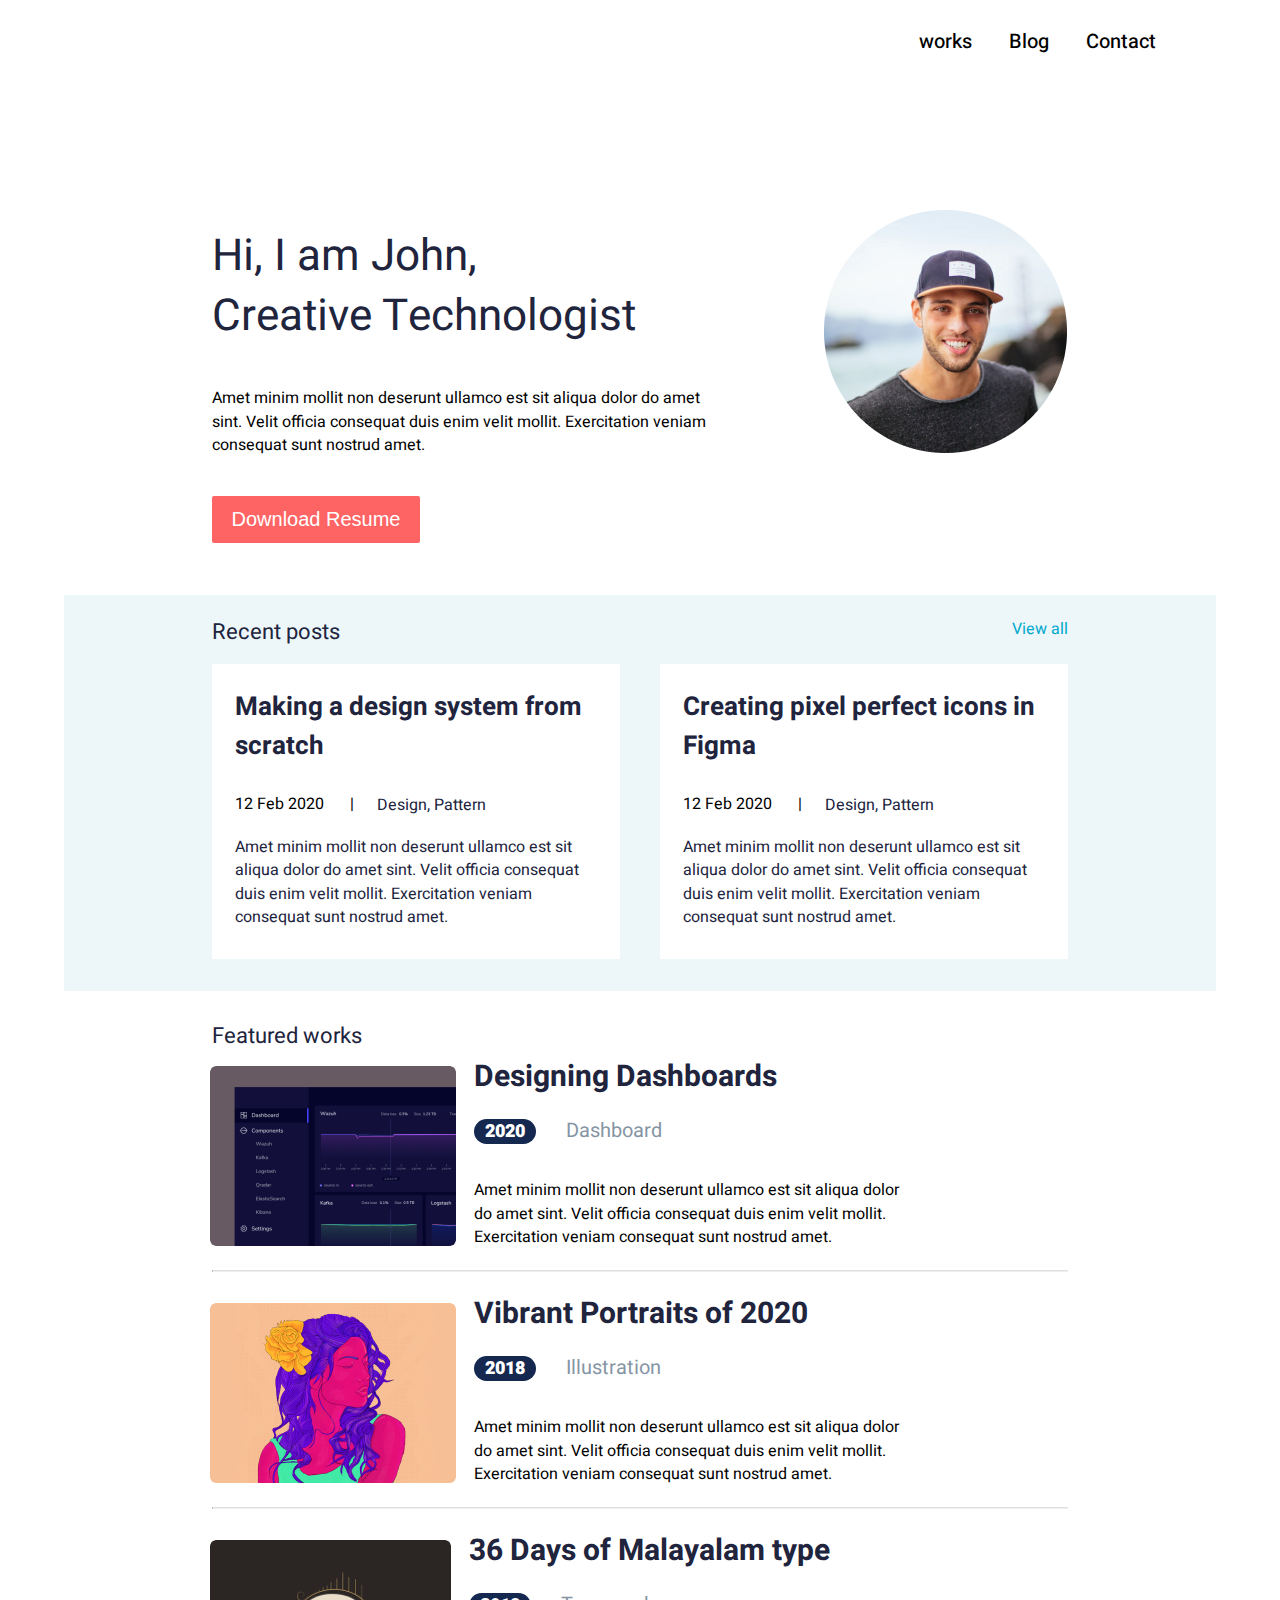
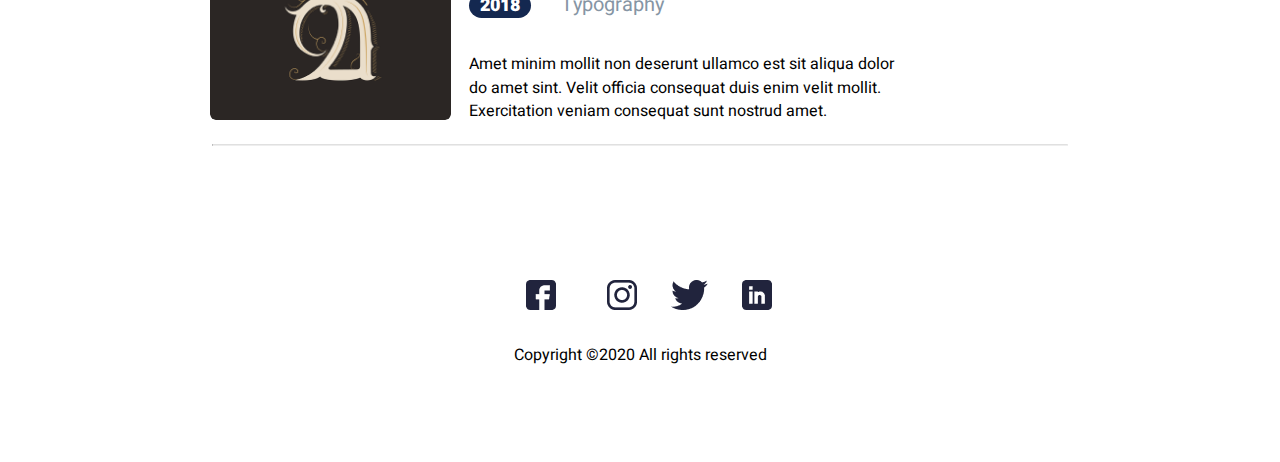
<file: index.html>
<!DOCTYPE html>
<html lang="en">
<head>
    <meta charset="UTF-8">
    <meta http-equiv="X-UA-Compatible" content="IE=edge">
    <meta name="viewport" content="width=device-width, initial-scale=1.0">
    <link rel="stylesheet" href="./styles/style.css">
    <title>Document</title>
</head>
<body>
    <div class="header">
        <div class="nav">
            <a href="#">works</a>
            <a href="#">Blog</a>
            <a href="#">Contact</a>
        </div>
        <div class="mainHeader">
            <div class="mainleft">
                <p>
                    Hi, I am John, <br>
                    Creative Technologist
                </p>
                <p>
                    Amet minim mollit non deserunt ullamco est sit aliqua dolor do amet <br> sint.
                    Velit officia consequat duis enim velit mollit.
                    Exercitation veniam <br> consequat sunt nostrud amet.
                </p>
                <button>Download Resume</button>
            </div>
            <div class="mainRight">
                <img src="./assets/images/Ellipse 1.png" alt="">
            </div>
        </div>

    </div>
    <div class="center">

        <div class="centerTop">
           <div class="up">
            <div class="upr">
                    Recent posts
            </div>
            <div class="uplr">
                <p>View all</p>
            </div>
           </div>
           <div class="down">
            <div class="downLeft">
                <div>
                    <p>Making a design system from <br> scratch</p>
                </div>
                <div>
                    <p>12 Feb 2020</p>| 
                    <p>Design, Pattern</p>
                </div>
                <div>
                    Amet minim mollit non deserunt ullamco est sit 
                     aliqua dolor do amet sint. Velit officia consequat duis enim velit mollit. Exercitation veniam consequat sunt nostrud amet.
                </div>
            </div>
            <div class="downRight">
                <div>
                    <p>Creating pixel perfect icons in <br>
                         Figma</p>
                </div>
                <div>
                    <p>12 Feb 2020</p>| 
                    <p>Design, Pattern</p>
                </div>
                <div>
                    Amet minim mollit non deserunt ullamco est sit aliqua dolor do amet sint. Velit officia consequat duis enim velit mollit. Exercitation veniam consequat sunt nostrud amet.
                </div>
            </div>
           </div>


        </div>
        <div class="centerMain">
            <div>
                <p>Featured works</p>
            </div>
            <div class="card">
             
                    <img src="./assets/images/Rectangle 30.png" alt="">
                
                <div>
                   <div> <p>Designing Dashboards</p></div>
                   <div> <p class="badge">2020</p> <p>Dashboard</p></div>
                   <div><p>Amet minim mollit non deserunt ullamco est sit aliqua dolor do amet sint. Velit officia consequat duis enim velit mollit. Exercitation veniam consequat sunt nostrud amet.</p> </div>

                </div>
                
            </div>
            <hr>
            
            <div class="card2">
             
                <img src="./assets/images/Rectangle 32.png" alt="">
            
            <div>
               <div> <p>Vibrant Portraits of 2020</p></div>
               <div> <p class="badge">2018</p> <p>Illustration</p></div>
               <div><p>Amet minim mollit non deserunt ullamco est sit aliqua dolor do amet sint. Velit officia consequat duis enim velit mollit. Exercitation veniam consequat sunt nostrud amet.</p> </div>

            </div>
            
        </div>
        <hr>
        <div class="card3">
             
            <img src="./assets/images/Rectangle 34.png" alt="">
        
        <div>
           <div> <p>36 Days of Malayalam type</p></div>
           <div> <p class="badge">2018</p> <p>Typography</p></div>
           <div><p>Amet minim mollit non deserunt ullamco est sit aliqua dolor do amet sint. Velit officia consequat duis enim velit mollit. Exercitation veniam consequat sunt nostrud amet.</p> </div>

        </div>
        
            </div>
            <hr>
        </div>


    </div>
    <div class="footer">
        <div class="footerContainer">
            <div class="icons">
                <span><img src="./assets/icon/fb.png" alt=""></span>
                <span><img src="./assets/icon/insta.png" alt=""></span>
                <span><img src="./assets/icon/Group.png" alt=""></span>
                <span><img src="./assets/icon/Linkedin.png" alt=""></span>
            </div>
            <p>Copyright ©2020 All rights reserved </p>
        </div>
    </div>
</body>
</html>
</file>
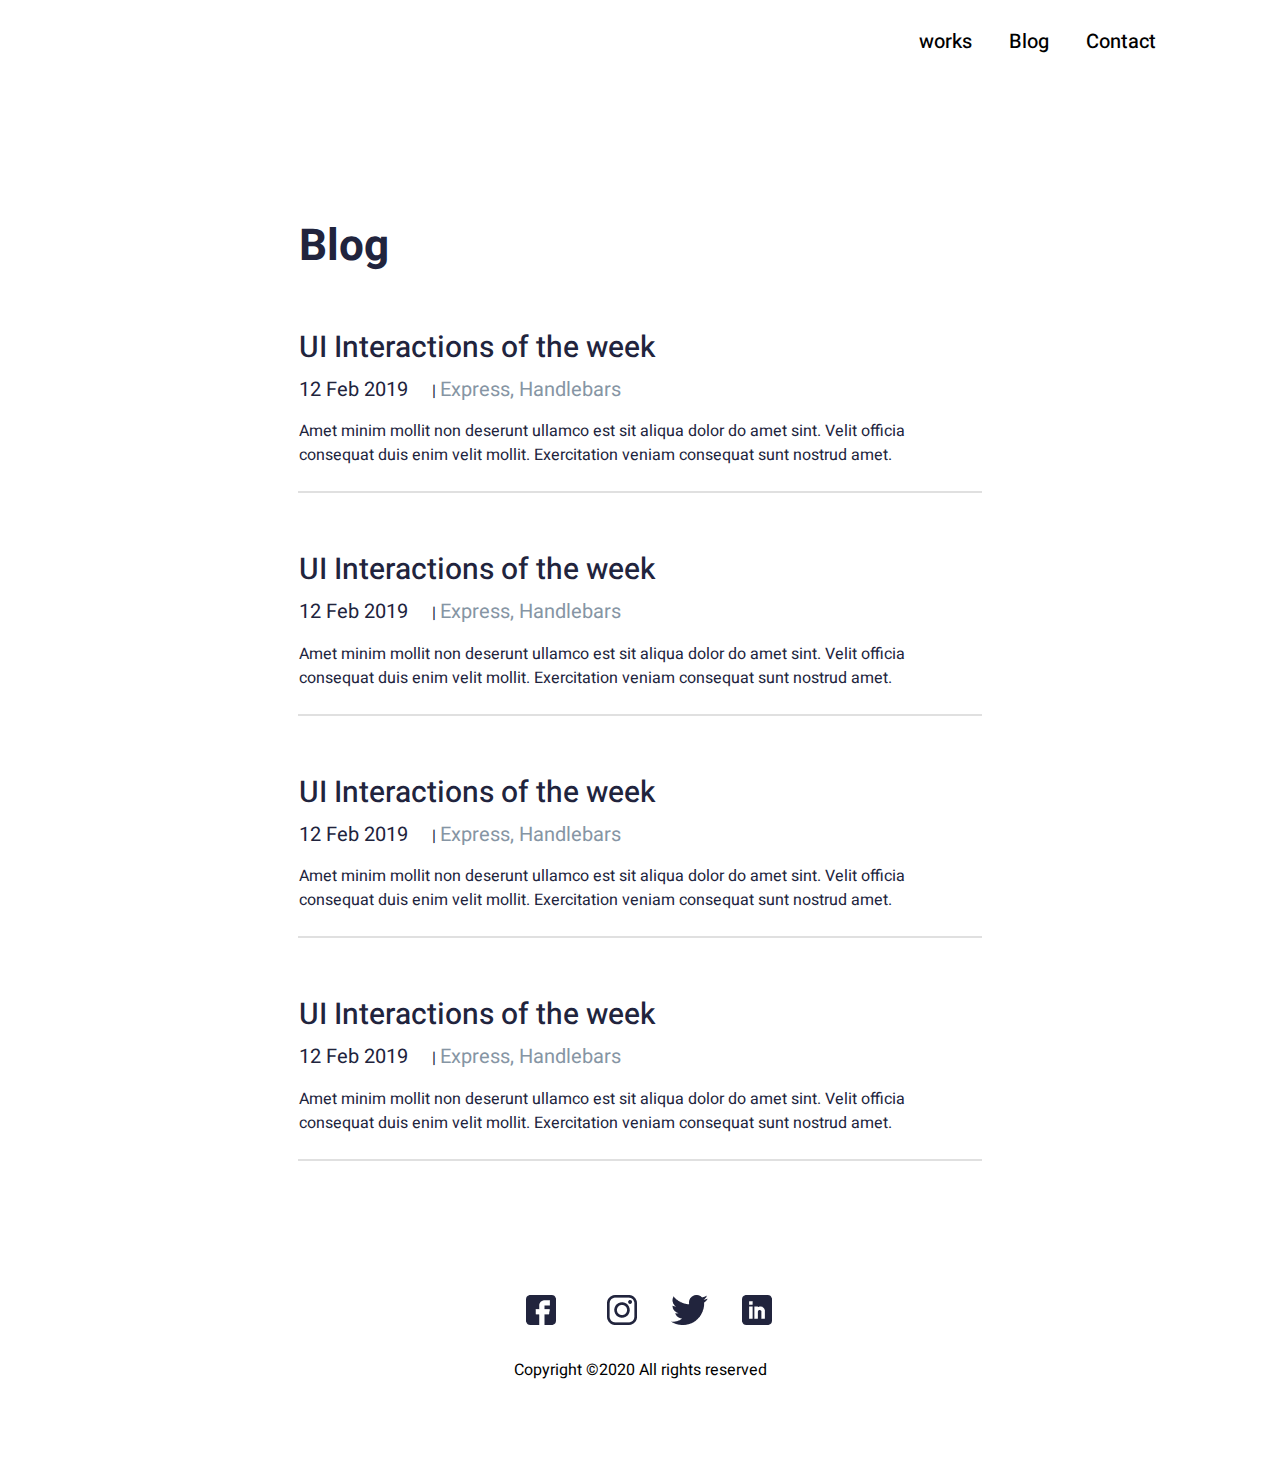
<file: Blog.html>
<!DOCTYPE html>
<html lang="en">
<head>
    <meta charset="UTF-8">
    <meta http-equiv="X-UA-Compatible" content="IE=edge">
    <meta name="viewport" content="width=device-width, initial-scale=1.0">
    <link rel="stylesheet" href="./styles/style.css">
    <title>Blog</title>
</head>
<body>
        <div class="nav">
            <a href="#">works</a>
            <a href="./Blog.html">Blog</a>
            <a href="#">Contact</a>
        </div>
        <div class="Blog">
            <div class="txtBlog">
                <p>Blog</p>
            </div>
            <div class="cardBlog">
                <div>UI Interactions of the week</div>
                <div>
                    <div>12 Feb 2019</div> |
                    <div>Express, Handlebars</div>
                </div>
                <div>
                    Amet minim mollit non deserunt ullamco est sit aliqua dolor do amet sint. Velit officia consequat duis enim velit mollit. Exercitation veniam consequat sunt nostrud amet.
                </div>
            </div>
            <hr>
            <div class="cardBlog">
                <div>UI Interactions of the week</div>
                <div>
                    <div>12 Feb 2019</div> |
                    <div>Express, Handlebars</div>
                </div>
                <div>
                    Amet minim mollit non deserunt ullamco est sit aliqua dolor do amet sint. Velit officia consequat duis enim velit mollit. Exercitation veniam consequat sunt nostrud amet.
                </div>
            </div>
            <hr>
            <div class="cardBlog">
                <div>UI Interactions of the week</div>
                <div>
                    <div>12 Feb 2019</div> |
                    <div>Express, Handlebars</div>
                </div>
                <div>
                    Amet minim mollit non deserunt ullamco est sit aliqua dolor do amet sint. Velit officia consequat duis enim velit mollit. Exercitation veniam consequat sunt nostrud amet.
                </div>
            </div>
            <hr>
            <div class="cardBlog">
                <div>UI Interactions of the week</div>
                <div>
                    <div>12 Feb 2019</div> |
                    <div>Express, Handlebars</div>
                </div>
                <div>
                    Amet minim mollit non deserunt ullamco est sit aliqua dolor do amet sint. Velit officia consequat duis enim velit mollit. Exercitation veniam consequat sunt nostrud amet.
                </div>
            </div>
            <hr>
            
        </div>
        <div class="footer">
            <div class="footerContainer">
                <div class="icons">
                    <span><img src="./assets/icon/fb.png" alt=""></span>
                    <span><img src="./assets/icon/insta.png" alt=""></span>
                    <span><img src="./assets/icon/Group.png" alt=""></span>
                    <span><img src="./assets/icon/Linkedin.png" alt=""></span>
                </div>
                <p>Copyright ©2020 All rights reserved </p>
            </div>
        </div>
       
</body>
</html>
</file>
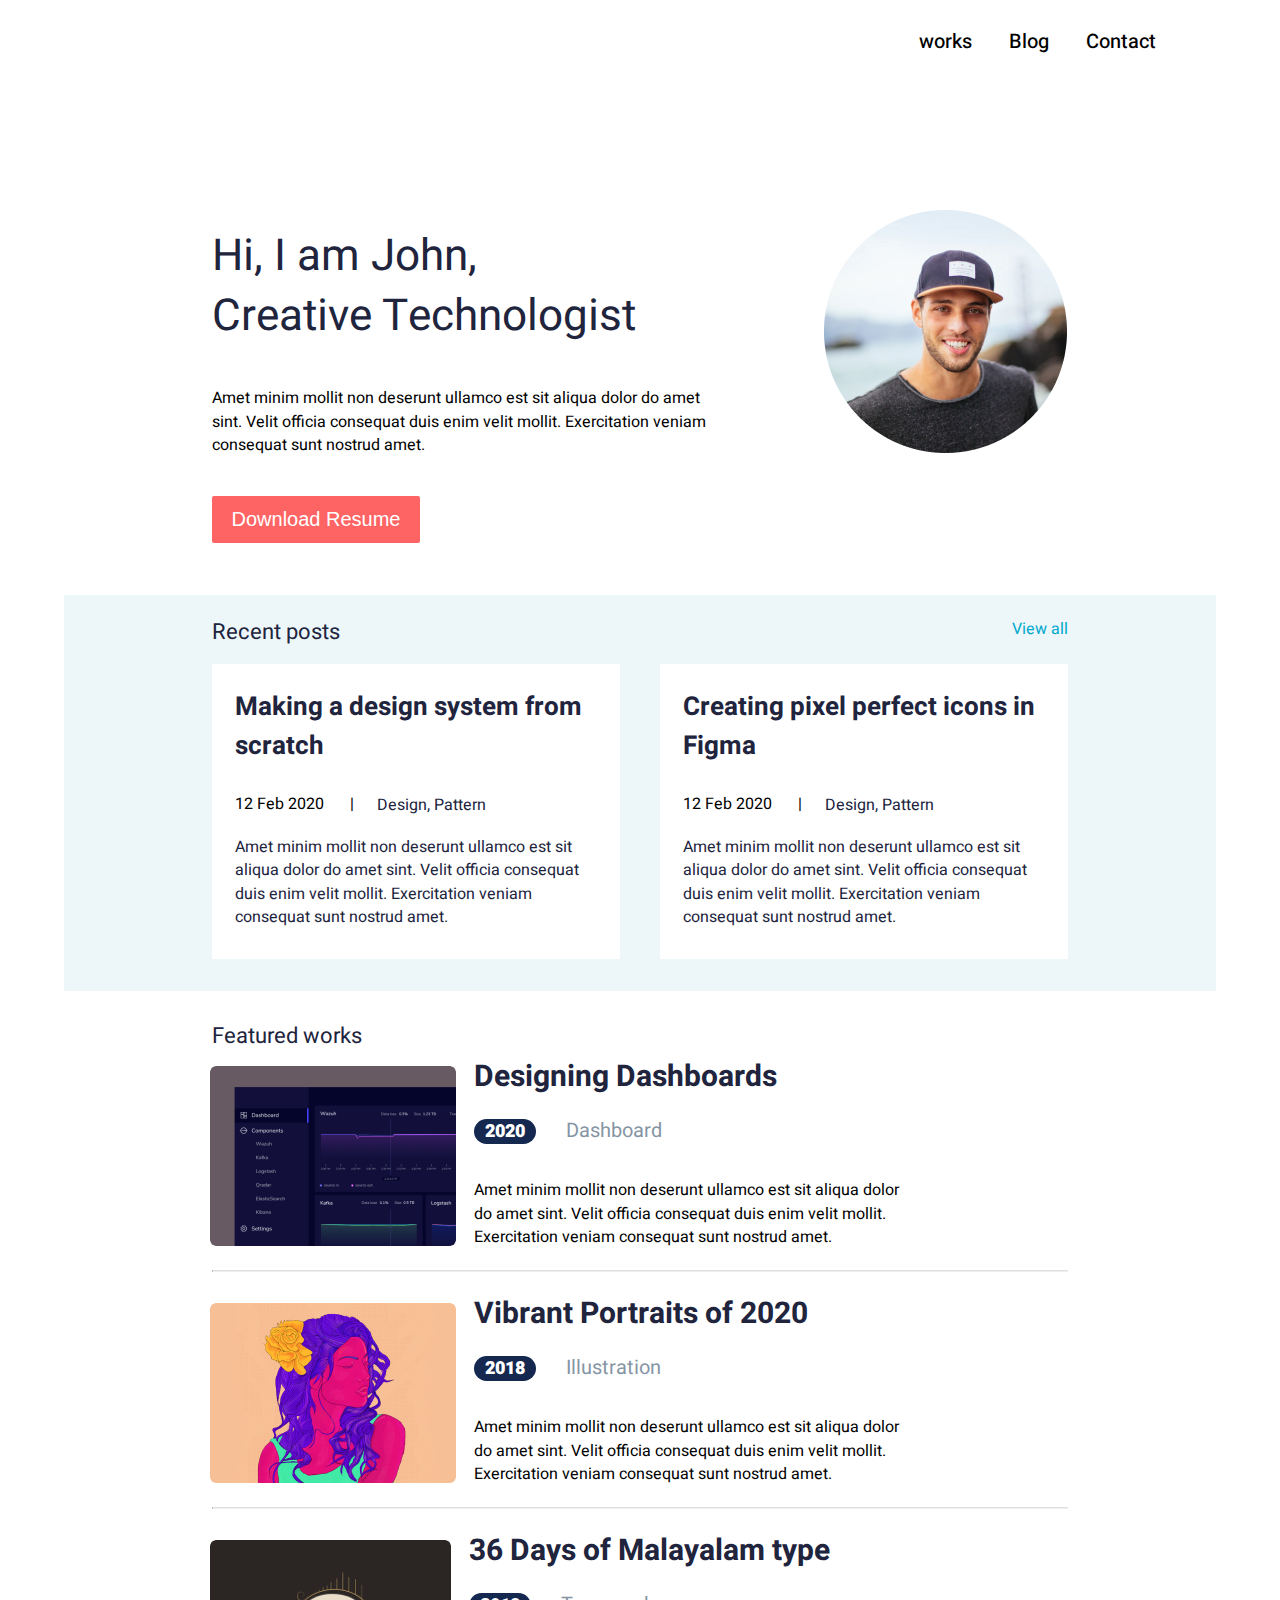
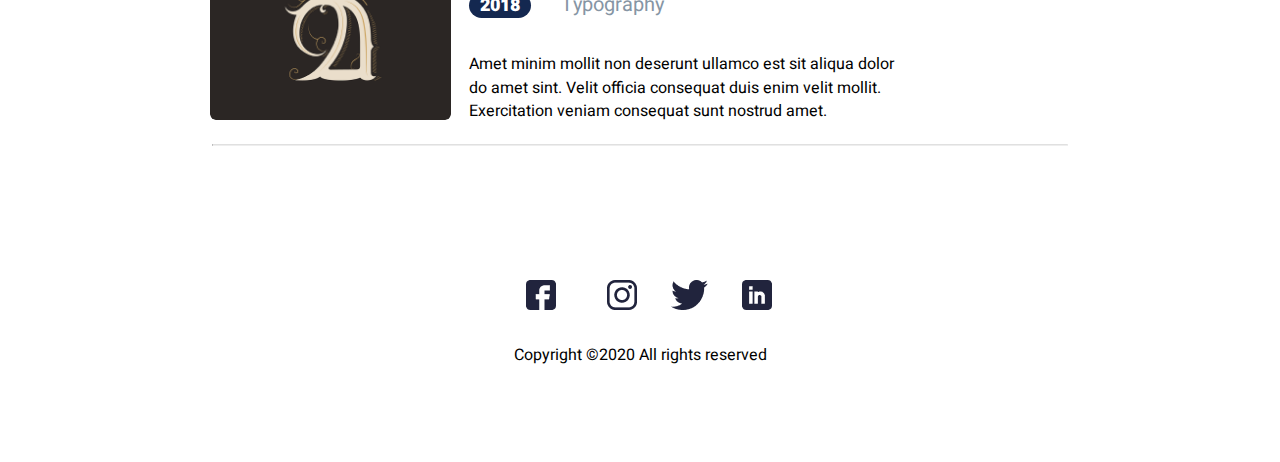
<file: Home.html>
<!DOCTYPE html>
<html lang="en">
<head>
    <meta charset="UTF-8">
    <meta http-equiv="X-UA-Compatible" content="IE=edge">
    <meta name="viewport" content="width=device-width, initial-scale=1.0">
    <link rel="stylesheet" href="./styles/style.css">
    <title>Document</title>
</head>
<body>
    <div class="header">
        <div class="nav">
            <a href="./pages/work.html">works</a>
            <a href="./pages/Blog.html">Blog</a>
            <a href="#">Contact</a>
        </div>
        <div class="mainHeader">
            <div class="mainleft">
                <p>
                    Hi, I am John, <br>
                    Creative Technologist
                </p>
                <p>
                    Amet minim mollit non deserunt ullamco est sit aliqua dolor do amet <br> sint.
                    Velit officia consequat duis enim velit mollit.
                    Exercitation veniam <br> consequat sunt nostrud amet.
                </p>
                <button>Download Resume</button>
            </div>
            <div class="mainRight">
                <img src="./assets/images/Ellipse 1.png" alt="">
            </div>
        </div>

    </div>
    <div class="center">

        <div class="centerTop">
           <div class="up">
            <div class="upr">
                    Recent posts
            </div>
            <div class="uplr">
                <p>View all</p>
            </div>
           </div>
           <div class="down">
            <div class="downLeft">
                <div>
                    <p>Making a design system from <br> scratch</p>
                </div>
                <div>
                    <p>12 Feb 2020</p>| 
                    <p>Design, Pattern</p>
                </div>
                <div>
                    Amet minim mollit non deserunt ullamco est sit 
                     aliqua dolor do amet sint. Velit officia consequat duis enim velit mollit. Exercitation veniam consequat sunt nostrud amet.
                </div>
            </div>
            <div class="downRight">
                <div>
                    <p>Creating pixel perfect icons in <br>
                         Figma</p>
                </div>
                <div>
                    <p>12 Feb 2020</p>| 
                    <p>Design, Pattern</p>
                </div>
                <div>
                    Amet minim mollit non deserunt ullamco est sit aliqua dolor do amet sint. Velit officia consequat duis enim velit mollit. Exercitation veniam consequat sunt nostrud amet.
                </div>
            </div>
           </div>


        </div>
        <div class="centerMain">
            <div>
                <p>Featured works</p>
            </div>
            <div class="card">
             
                    <img src="./assets/images/Rectangle 30.png" alt="">
                
                <div>
                   <div> <p>Designing Dashboards</p></div>
                   <div> <p class="badge">2020</p> <p>Dashboard</p></div>
                   <div><p>Amet minim mollit non deserunt ullamco est sit aliqua dolor do amet sint. Velit officia consequat duis enim velit mollit. Exercitation veniam consequat sunt nostrud amet.</p> </div>

                </div>
                
            </div>
            <hr>
            
            <div class="card2">
             
                <img src="./assets/images/Rectangle 32.png" alt="">
            
            <div>
               <div> <p>Vibrant Portraits of 2020</p></div>
               <div> <p class="badge">2018</p> <p>Illustration</p></div>
               <div><p>Amet minim mollit non deserunt ullamco est sit aliqua dolor do amet sint. Velit officia consequat duis enim velit mollit. Exercitation veniam consequat sunt nostrud amet.</p> </div>

            </div>
            
        </div>
        <hr>
        <div class="card3">
             
            <img src="./assets/images/Rectangle 34.png" alt="">
        
        <div>
           <div> <p>36 Days of Malayalam type</p></div>
           <div> <p class="badge">2018</p> <p>Typography</p></div>
           <div><p>Amet minim mollit non deserunt ullamco est sit aliqua dolor do amet sint. Velit officia consequat duis enim velit mollit. Exercitation veniam consequat sunt nostrud amet.</p> </div>

        </div>
        
            </div>
            <hr>
        </div>


    </div>
    <div class="footer">
        <div class="footerContainer">
            <div class="icons">
                <span><img src="./assets/icon/fb.png" alt=""></span>
                <span><img src="./assets/icon/insta.png" alt=""></span>
                <span><img src="./assets/icon/Group.png" alt=""></span>
                <span><img src="./assets/icon/Linkedin.png" alt=""></span>
            </div>
            <p>Copyright ©2020 All rights reserved </p>
        </div>
    </div>
</body>
</html>
</file>
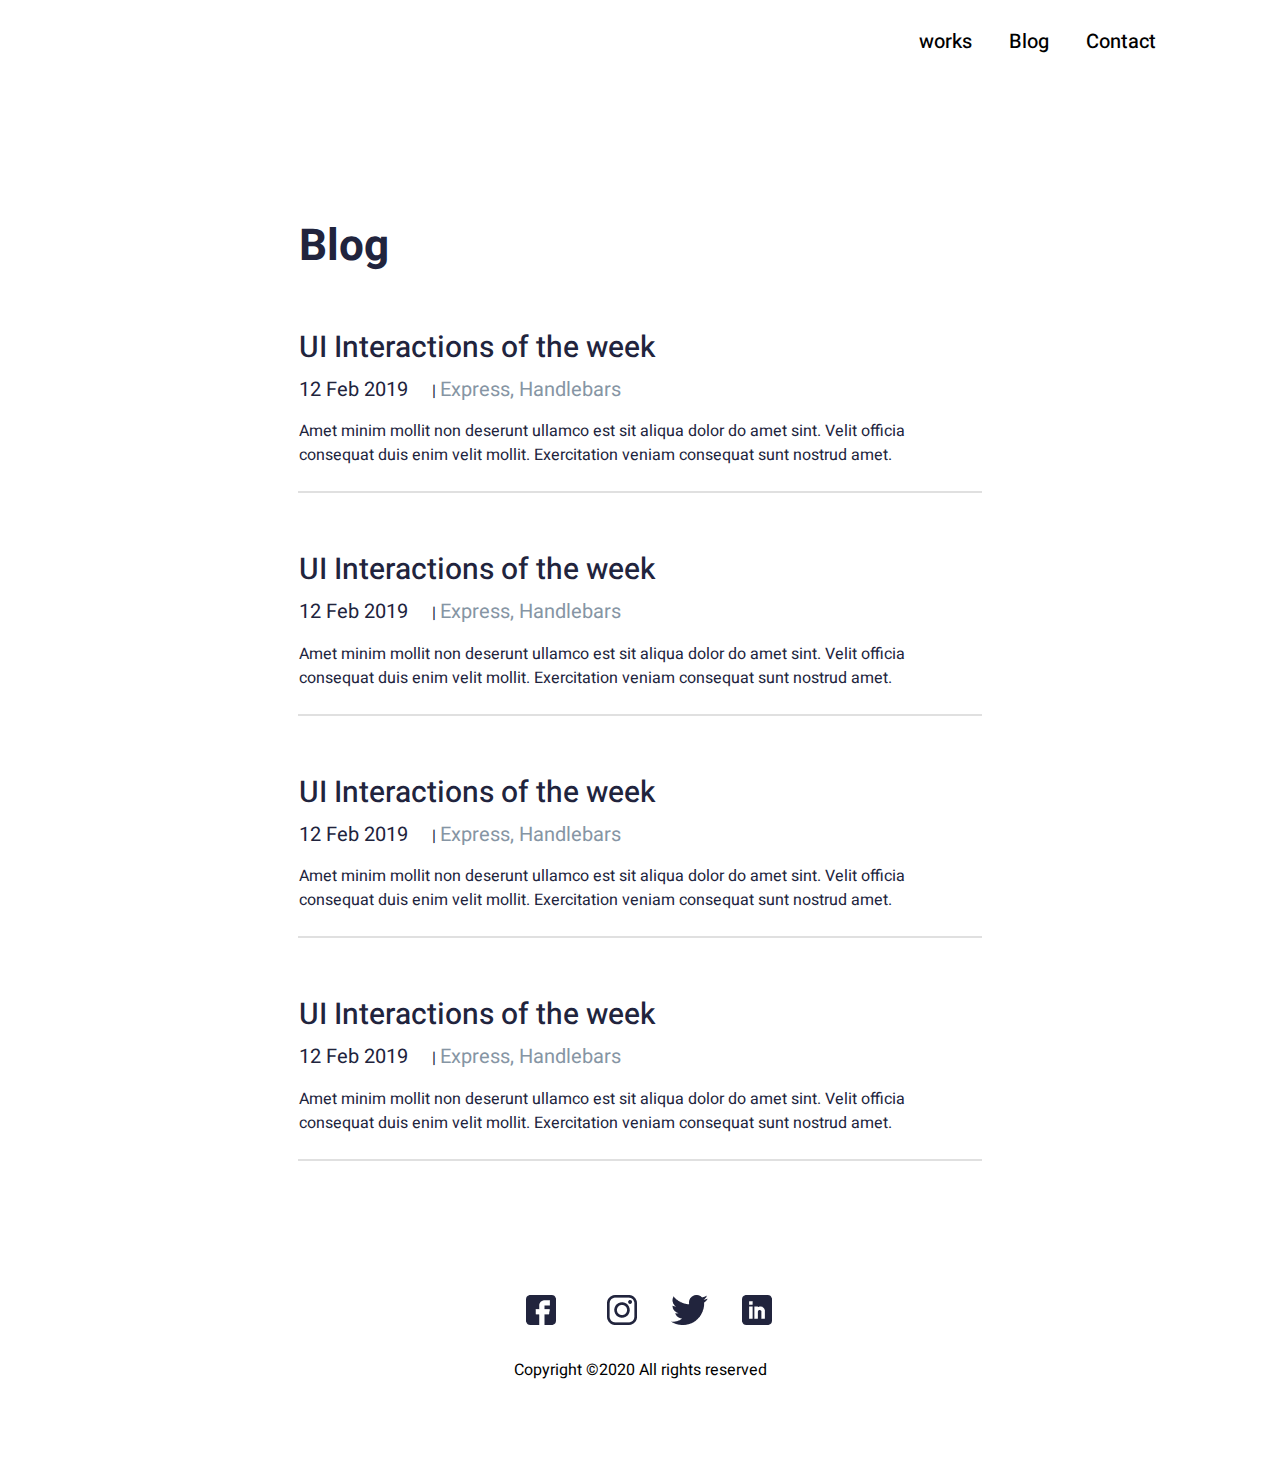
<file: pages/Blog.html>
<!DOCTYPE html>
<html lang="en">
<head>
    <meta charset="UTF-8">
    <meta http-equiv="X-UA-Compatible" content="IE=edge">
    <meta name="viewport" content="width=device-width, initial-scale=1.0">
    <link rel="stylesheet" href="../styles/style.css">
    <title>Blog</title>
</head>
<body>
    <div class="nav">
        <a href="./work.html">works</a>
        <a href="./pages/Blog.html">Blog</a>
        <a href="#">Contact</a>
    </div>
        <div class="Blog">
            <div class="txtBlog">
                <p>Blog</p>
            </div>
            <div class="cardBlog">
                <div>UI Interactions of the week</div>
                <div>
                    <div>12 Feb 2019</div> |
                    <div>Express, Handlebars</div>
                </div>
                <div>
                    Amet minim mollit non deserunt ullamco est sit aliqua dolor do amet sint. Velit officia consequat duis enim velit mollit. Exercitation veniam consequat sunt nostrud amet.
                </div>
            </div>
            <hr>
            <div class="cardBlog">
                <div>UI Interactions of the week</div>
                <div>
                    <div>12 Feb 2019</div> |
                    <div>Express, Handlebars</div>
                </div>
                <div>
                    Amet minim mollit non deserunt ullamco est sit aliqua dolor do amet sint. Velit officia consequat duis enim velit mollit. Exercitation veniam consequat sunt nostrud amet.
                </div>
            </div>
            <hr>
            <div class="cardBlog">
                <div>UI Interactions of the week</div>
                <div>
                    <div>12 Feb 2019</div> |
                    <div>Express, Handlebars</div>
                </div>
                <div>
                    Amet minim mollit non deserunt ullamco est sit aliqua dolor do amet sint. Velit officia consequat duis enim velit mollit. Exercitation veniam consequat sunt nostrud amet.
                </div>
            </div>
            <hr>
            <div class="cardBlog">
                <div>UI Interactions of the week</div>
                <div>
                    <div>12 Feb 2019</div> |
                    <div>Express, Handlebars</div>
                </div>
                <div>
                    Amet minim mollit non deserunt ullamco est sit aliqua dolor do amet sint. Velit officia consequat duis enim velit mollit. Exercitation veniam consequat sunt nostrud amet.
                </div>
            </div>
            <hr>
            
        </div>
        <div class="footer">
            <div class="footerContainer">
                <div class="icons">
                    <span><img src="../assets/icon/fb.png" alt=""></span>
                    <span><img src="../assets/icon/insta.png" alt=""></span>
                    <span><img src="../assets/icon/Group.png" alt=""></span>
                    <span><img src="../assets/icon/Linkedin.png" alt=""></span>
                </div>
                <p>Copyright ©2020 All rights reserved </p>
            </div>
        </div>
       
</body>
</html>
</file>
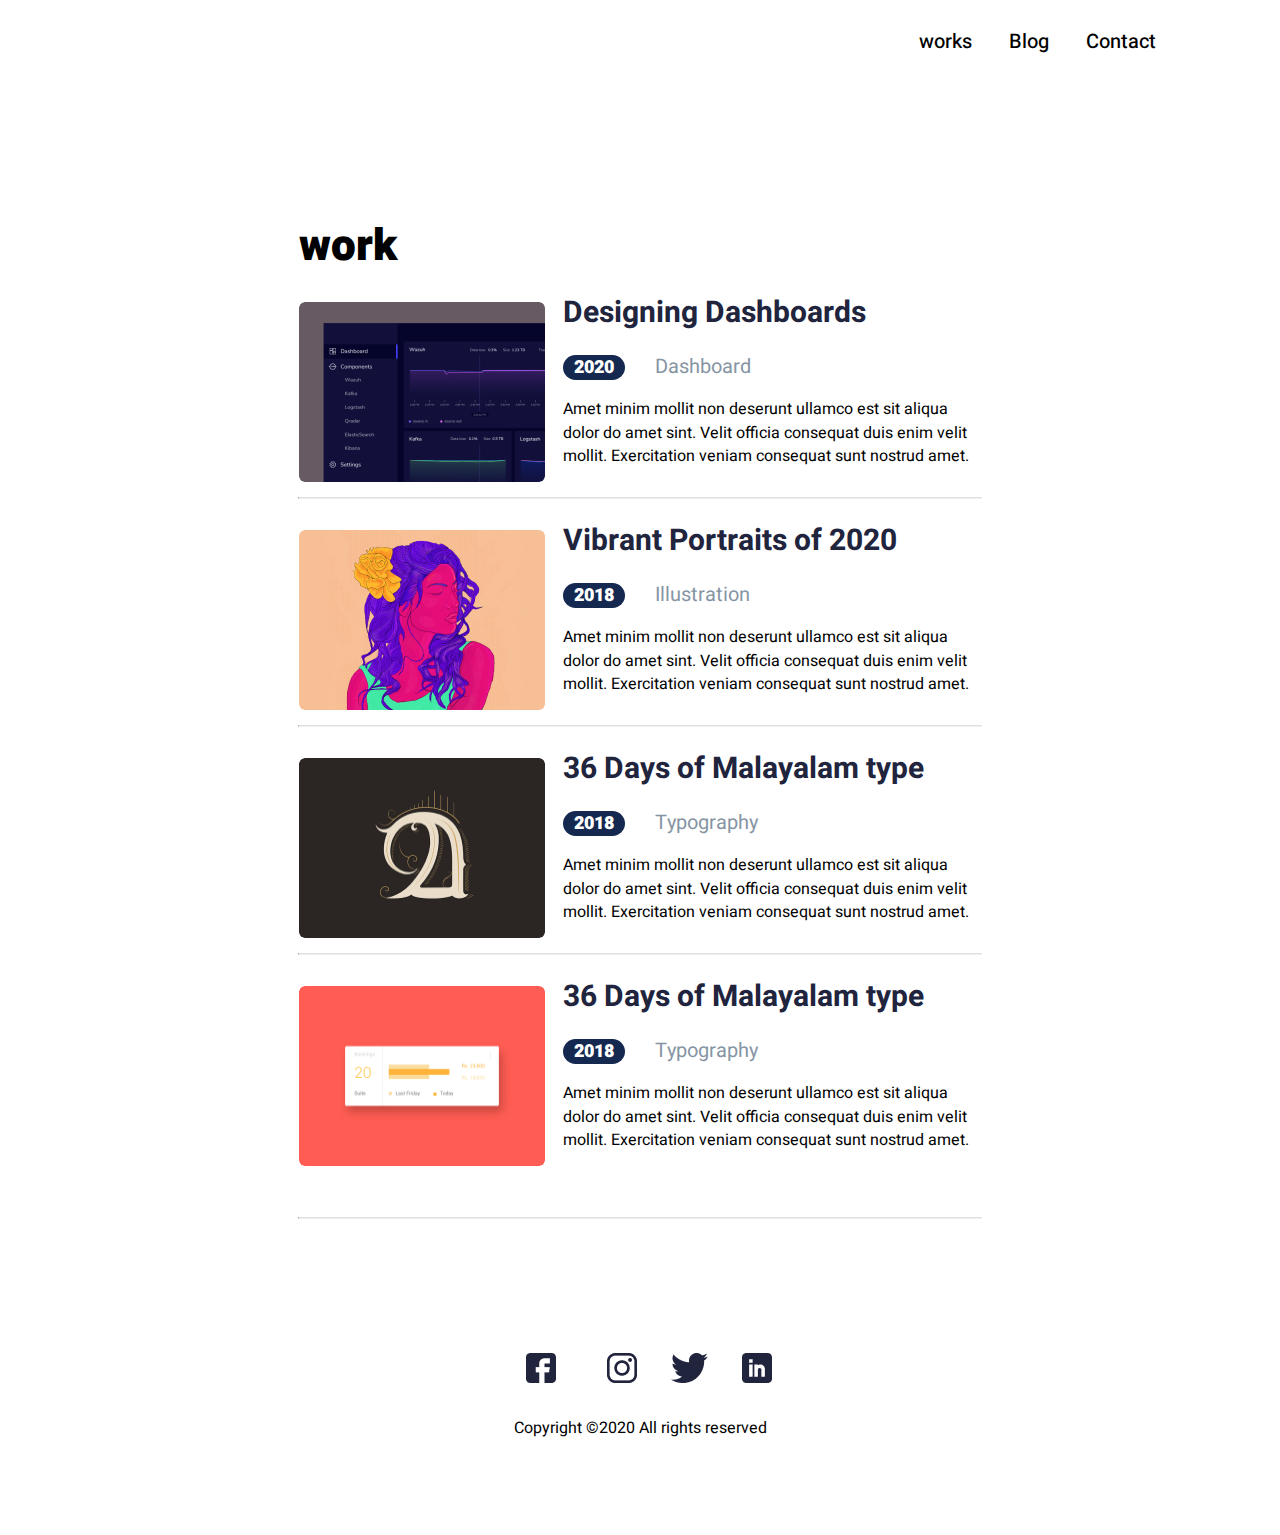
<file: pages/work.html>
<!DOCTYPE html>
<html lang="en">
<head>
    <meta charset="UTF-8">
    <meta http-equiv="X-UA-Compatible" content="IE=edge">
    <meta name="viewport" content="width=device-width, initial-scale=1.0">
    <link rel="stylesheet" href="../styles/style.css">
    <title>Document</title>
</head>
<body>
    <div class="nav">
        <a href="./pages/work.html">works</a>
        <a href="./pages/Blog.html">Blog</a>
        <a href="#">Contact</a>
    </div>
   <div class="work">
    <div class="txtWork">
        <p>work</p>
    </div>
   
    <div class="card">
             
        <img src="../assets/images/Rectangle 30.png" alt="">
    
        <div>
            <div> <p>Designing Dashboards</p></div>
            <div> <p class="badge">2020</p> <p>Dashboard</p></div>
            <div><p>Amet minim mollit non deserunt ullamco est sit aliqua dolor do amet sint. Velit officia consequat duis enim velit mollit. Exercitation veniam consequat sunt nostrud amet.</p> </div>

        </div>

    
    </div>
    <hr>
    <div class="card2">
             
        <img src="../assets/images/Rectangle 32.png" alt="">
    
    <div>
       <div> <p>Vibrant Portraits of 2020</p></div>
       <div> <p class="badge">2018</p> <p>Illustration</p></div>
       <div><p>Amet minim mollit non deserunt ullamco est sit aliqua dolor do amet sint. Velit officia consequat duis enim velit mollit. Exercitation veniam consequat sunt nostrud amet.</p> </div>

    </div>
    
</div>
<hr>
<div class="card3">
     
    <img src="../assets/images/Rectangle 34.png" alt="">

<div>
   <div> <p>36 Days of Malayalam type</p></div>
   <div> <p class="badge">2018</p> <p>Typography</p></div>
   <div><p>Amet minim mollit non deserunt ullamco est sit aliqua dolor do amet sint. Velit officia consequat duis enim velit mollit. Exercitation veniam consequat sunt nostrud amet.</p> </div>

</div>

    </div>
    <hr>
<div class="card4">
     
    <img src="../assets/images/Rectangle 40.png" alt="">

<div>
   <div> <p>36 Days of Malayalam type</p></div>
   <div> <p class="badge">2018</p> <p>Typography</p></div>
   <div><p>Amet minim mollit non deserunt ullamco est sit aliqua dolor do amet sint. Velit officia consequat duis enim velit mollit. Exercitation veniam consequat sunt nostrud amet.</p> </div>

</div>

    </div>
    <hr>
</div>
<div class="footer">
    <div class="footerContainer">
        <div class="icons">
            <span><img src="../assets/icon/fb.png" alt=""></span>
            <span><img src="../assets/icon/insta.png" alt=""></span>
            <span><img src="../assets/icon/Group.png" alt=""></span>
            <span><img src="../assets/icon/Linkedin.png" alt=""></span>
        </div>
        <p>Copyright ©2020 All rights reserved </p>
    </div>
</div>
</body>
</html>
</file>
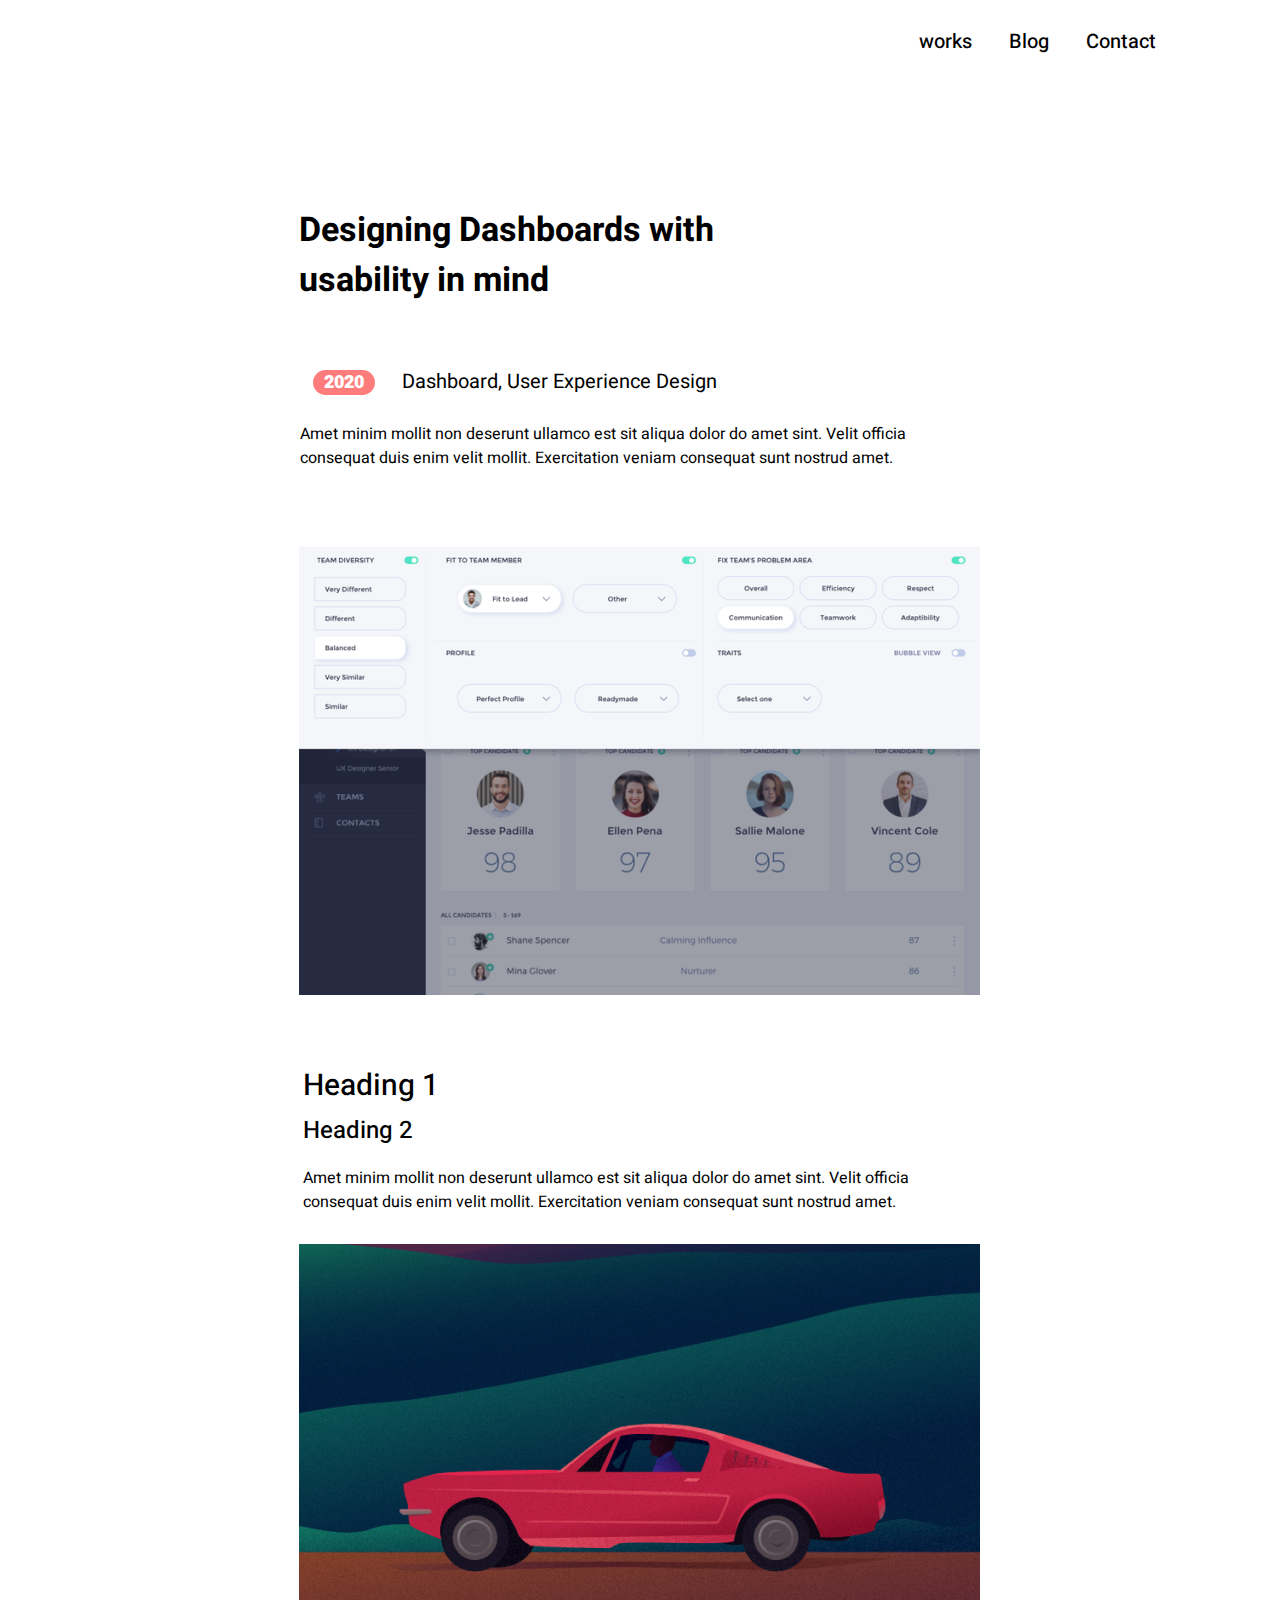
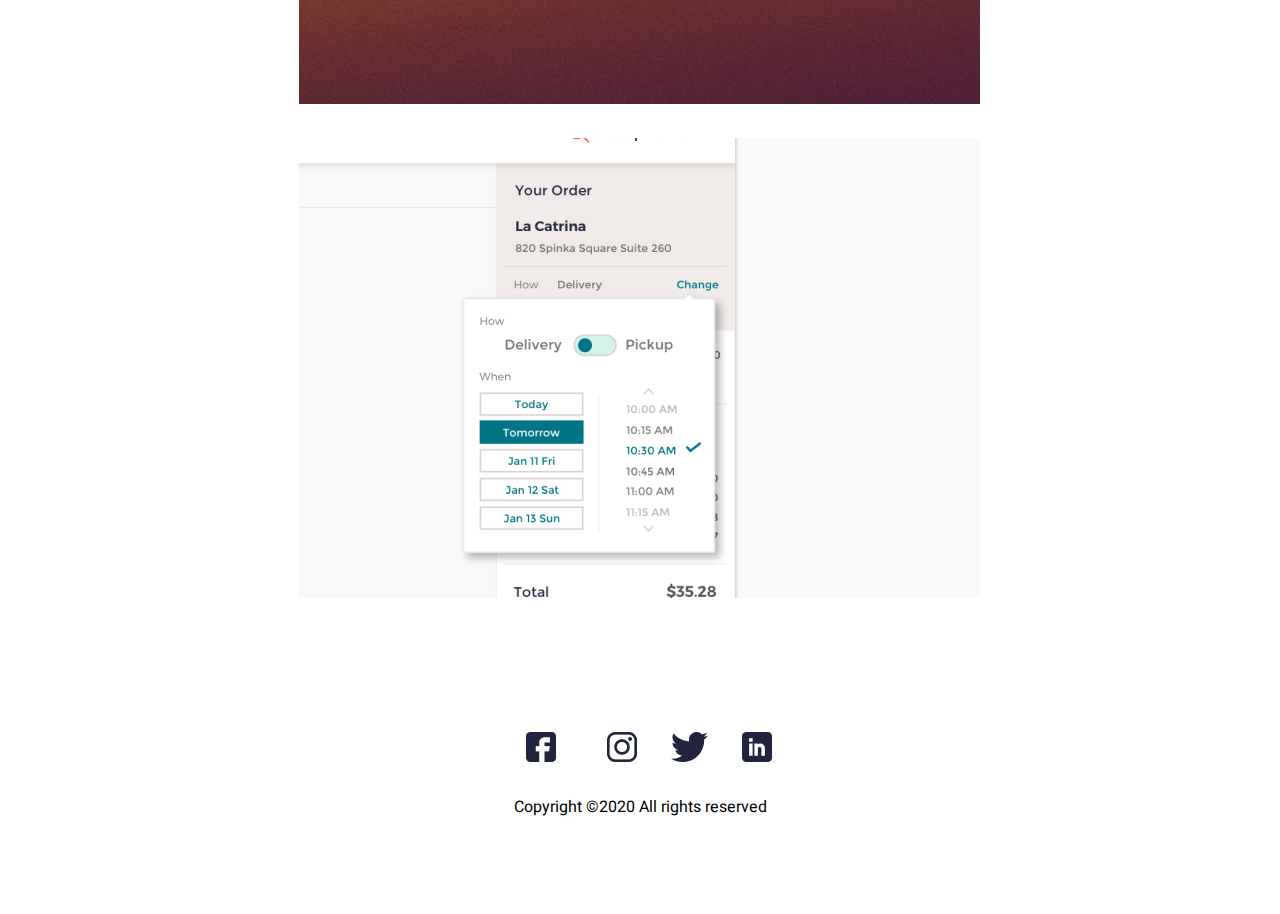
<file: pages/workDetail.html>
<!DOCTYPE html>
<html lang="en">
<head>
    <meta charset="UTF-8">
    <meta http-equiv="X-UA-Compatible" content="IE=edge">
    <meta name="viewport" content="width=device-width, initial-scale=1.0">
    <link rel="stylesheet" href="../styles/style.css">
    <title>Document</title>
</head>
<body>
    <div class="nav">
        <a href="./work.html">works</a>
        <a href="./pages/Blog.html">Blog</a>
        <a href="#">Contact</a>
    </div>
    <div class="workDetail">
        <div class="txtWorkDetail">
            Designing Dashboards with usability in mind
        </div>
        <div>
            <p class="badge">2020</p>
            <p>Dashboard, User Experience Design</p>
        </div>
        <div>
            Amet minim mollit non deserunt ullamco est sit aliqua dolor do amet sint. Velit officia consequat duis enim velit mollit. Exercitation veniam consequat sunt nostrud amet.
        </div>
        <div>
            <img src="../assets/images/Rectangle 4.png" alt="">
        </div>
        <div>
            Heading 1
        </div>
        <div>
            Heading 2
        </div>
        <div>
            Amet minim mollit non deserunt ullamco est sit aliqua dolor do amet sint. Velit officia consequat duis enim velit mollit. Exercitation veniam consequat sunt nostrud amet.
        </div>
        <div>
            <img src="../assets/images/Rectangle 5.png" alt="">
            <img src="../assets/images/Rectangle 6.png" alt="">
        </div>
    </div>
    <div class="footer">
        <div class="footerContainer">
            <div class="icons">
                <span><img src="../assets/icon/fb.png" alt=""></span>
                <span><img src="../assets/icon/insta.png" alt=""></span>
                <span><img src="../assets/icon/Group.png" alt=""></span>
                <span><img src="../assets/icon/Linkedin.png" alt=""></span>
            </div>
            <p>Copyright ©2020 All rights reserved </p>
        </div>
    </div>
</body>
</html>
</file>
<file: styles/style.css>
@import url("https://fonts.googleapis.com/css2?family=Montserrat&display=swap");
@import url("https://fonts.googleapis.com/css2?family=Heebo:wght@400;500&family=Montserrat&display=swap");
@import url("https://fonts.googleapis.com/css2?family=Heebo:wght@400;500;700&family=Montserrat&display=swap");
@import url("https://fonts.googleapis.com/css2?family=Heebo:wght@400;500;700;900&family=Montserrat&display=swap");
* {
  margin: 0;
  padding: 0;
}

body {
  background-color: #FFFFFF;
  max-width: 1152px;
  margin: 0 auto;
  font-family: "Heebo", sans-serif;
}

.header {
  height: 595px;
  width: 100%;
}

.nav {
  padding-top: 27px;
  margin-right: 60px;
  text-align: right;
}
.nav a {
  color: #000000;
  text-decoration: none;
  font-size: 20px;
  font-weight: 500;
  line-height: 30px;
}
.nav :nth-child(2) {
  margin-right: 33px;
}
.nav :nth-child(1) {
  margin-right: 33px;
}

.mainHeader {
  display: flex;
  width: 100%;
  justify-content: space-between;
}
.mainHeader .mainRight img {
  margin-right: 149px;
  margin-top: 153px;
}

.mainleft :first-child {
  margin-top: 170px;
  margin-left: 148px;
  color: #21243D;
  font-size: 44px;
  line-height: 60px;
  font-weight: 700px;
}
.mainleft :nth-child(2) {
  margin-top: 40px;
  margin-left: 148px;
  font-weight: 400px;
  line-height: 23.5px;
  font-size: 16px;
}
.mainleft button {
  background-color: #FF6464;
  width: 208px;
  height: 47px;
  color: #FFFFFF;
  border-radius: 2px;
  margin-left: 148px;
  border: none;
  margin-top: 38px;
  font-size: 20px;
  font-weight: 500px;
  line-height: 30px;
  cursor: pointer;
}
.mainleft button:hover {
  background-color: #ff7474;
}

.center .centerTop {
  width: 100%;
  height: 396px;
  background-color: #EDF7FA;
}
.center .centerTop .up {
  height: 67px;
  width: 100%;
  display: flex;
  justify-content: space-between;
  align-items: center;
}
.center .centerTop .up .upr {
  font-size: 22px;
  font-weight: 400;
  line-height: 60px;
  margin-left: 148px;
  margin-top: 7px;
  color: #21243D;
}
.center .centerTop .up .uplr {
  font-weight: 400;
  line-height: 24px;
  color: #00A8CC;
  margin-right: 148px;
  cursor: pointer;
}
.center .centerTop .down {
  display: flex;
  align-items: center;
  margin-top: 2px;
}
.center .centerTop .down .downLeft, .center .centerTop .down .downRight {
  margin: 0px 20px 32px 148px;
  width: 418px;
  height: 295px;
  display: flex;
  flex-direction: column;
  background-color: #FFFFFF;
}
.center .centerTop .down .downLeft :first-child p, .center .centerTop .down .downRight :first-child p {
  font-size: 26px;
  font-weight: 700;
  line-height: 39px;
  padding: 24px 21px 17px 23px;
}
.center .centerTop .down .downLeft :nth-child(2), .center .centerTop .down .downRight :nth-child(2) {
  display: flex;
  align-items: center;
  padding: 0px 21px 0px 23px;
}
.center .centerTop .down .downLeft :nth-child(2) p, .center .centerTop .down .downRight :nth-child(2) p {
  margin-right: 26px;
}
.center .centerTop .down .downLeft :last-child, .center .centerTop .down .downRight :last-child {
  padding: 11px 27px 7px 23px;
  font-weight: 400;
  line-height: 23.5px;
  color: #21243D;
}
.center .centerTop .down .downRight {
  margin: 0px 148px 32px 20px;
}

.centerMain hr {
  border-top: 1px solid #E0E0E0;
  margin: 0 auto;
  width: calc(100% - 298px);
}
.centerMain :first-child {
  width: 152px;
  height: 60px;
}
.centerMain :first-child p {
  margin: 15px 0px 22px 148px;
  color: #21243D;
  font-size: 22px;
  line-height: 60px;
  font-weight: 400;
}
.centerMain .card, .centerMain .card4, .centerMain .card2, .centerMain .card3 {
  width: 100%;
  display: flex;
  margin-bottom: 15px;
}
.centerMain .card :first-child, .centerMain .card4 :first-child, .centerMain .card2 :first-child, .centerMain .card3 :first-child {
  margin-left: 146px;
  width: 246px;
  height: 180px;
  border-radius: 6px;
}
.centerMain .card :last-child, .centerMain .card4 :last-child, .centerMain .card2 :last-child, .centerMain .card3 :last-child {
  width: calc(100% - 246px);
}
.centerMain .card :last-child :nth-child(1), .centerMain .card4 :last-child :nth-child(1), .centerMain .card2 :last-child :nth-child(1), .centerMain .card3 :last-child :nth-child(1) {
  margin-left: 0;
  width: 305px;
  height: 44px;
}
.centerMain .card :last-child :nth-child(1) p, .centerMain .card4 :last-child :nth-child(1) p, .centerMain .card2 :last-child :nth-child(1) p, .centerMain .card3 :last-child :nth-child(1) p {
  margin-top: -11px;
  margin-left: 18px;
  font-size: 30px;
  font-weight: 700;
  line-height: 44px;
  color: #21243D;
}
.centerMain .card :last-child :nth-child(2) .badge, .centerMain .card4 :last-child :nth-child(2) .badge, .centerMain .card2 :last-child :nth-child(2) .badge, .centerMain .card3 :last-child :nth-child(2) .badge {
  width: 62px;
  height: 25px;
  background-color: #142850;
  border-radius: 16px;
  color: #FFFFFF;
  line-height: 25px;
  font-size: 18px;
  font-weight: 900;
  text-align: center;
  margin-top: 20px;
  margin-left: 18px;
  display: inline-block;
}
.centerMain .card :last-child :nth-child(2) :last-child, .centerMain .card4 :last-child :nth-child(2) :last-child, .centerMain .card2 :last-child :nth-child(2) :last-child, .centerMain .card3 :last-child :nth-child(2) :last-child {
  display: inline-block;
  margin-left: 26px;
  margin-top: 16px;
  font-size: 20px;
  font-weight: 400;
  line-height: 29px;
  color: #8695A4;
}
.centerMain .card :last-child :nth-child(3), .centerMain .card4 :last-child :nth-child(3), .centerMain .card2 :last-child :nth-child(3), .centerMain .card3 :last-child :nth-child(3) {
  width: 670px;
  height: 93px;
  margin-top: 17px;
  margin-left: 18px;
}
.centerMain .card :last-child :nth-child(3) p, .centerMain .card4 :last-child :nth-child(3) p, .centerMain .card2 :last-child :nth-child(3) p, .centerMain .card3 :last-child :nth-child(3) p {
  line-height: 23.5px;
  width: 100%;
}
.centerMain .card2, .centerMain .card3 {
  margin-top: 31px;
}
.centerMain .card2 :last-child :nth-child(1), .centerMain .card3 :last-child :nth-child(1) {
  width: 365px;
}

.footer {
  background-color: #FFFFFF;
  width: 100%;
  height: 182px;
  margin-top: 83px;
}
.footer .footerContainer {
  max-width: 1152px;
  text-align: center;
}
.footer .footerContainer .icons {
  margin-top: 134px;
  width: 100%;
  display: flex;
  justify-content: center;
  align-items: center;
}
.footer .footerContainer .icons :nth-child(1) {
  margin: 0px 17px;
}
.footer .footerContainer p {
  margin-top: 26px;
}

.Blog {
  color: #21243D;
}
.Blog hr {
  width: calc(100% - 470px);
  margin: 0px auto;
  border: 1px solid #E0E0E0;
}
.Blog .txtBlog {
  width: 156px;
  height: 54px;
  margin-top: 160px;
  margin-left: 235px;
}
.Blog .txtBlog p {
  font-size: 44px;
  font-weight: 700;
  line-height: 60px;
}
.Blog .cardBlog {
  margin-top: 55px;
}
.Blog .cardBlog :first-child {
  width: 682px;
  height: 33px;
  font-size: 30px;
  line-height: 44px;
  font-weight: 500;
  margin: 55px 235px 16px 235px;
}
.Blog .cardBlog :nth-child(2) :nth-child(1) {
  display: inline;
  font-size: 20px;
  line-height: 29.4px;
  font-weight: 400;
  margin-top: 0;
  margin-right: 20px;
}
.Blog .cardBlog :nth-child(2) :nth-child(2) {
  width: 374px;
  height: 34px;
  display: inline;
  color: #8695A4;
  margin-top: 20px;
  margin-bottom: 15px;
  font-size: 20px;
  line-height: 29.4px;
  font-weight: 400;
}
.Blog .cardBlog :nth-child(3) {
  width: 682px;
  height: 43px;
  margin: 15px 235px 29px 235px;
}

.work hr {
  width: calc(100% - 470px);
  margin: 0px auto;
  border-top: 1px solid #E0E0E0;
}

.txtWork {
  font-size: 44px;
  font-weight: 900;
  line-height: 60px;
  margin: 160px 761px 25px 235px;
}

.card, .card4, .card2, .card3, .centerMain .card2, .centerMain .card3 {
  width: 100%;
  display: flex;
  margin-bottom: 15px;
}
.card :first-child, .card4 :first-child, .card2 :first-child, .card3 :first-child {
  margin-left: 235px;
  width: 246px;
  height: 180px;
  border-radius: 6px;
}
.card :last-child :nth-child(1), .card4 :last-child :nth-child(1), .card2 :last-child :nth-child(1), .card3 :last-child :nth-child(1) {
  margin-left: 0;
  width: 305px;
  height: 44px;
}
.card :last-child :nth-child(1) p, .card4 :last-child :nth-child(1) p, .card2 :last-child :nth-child(1) p, .card3 :last-child :nth-child(1) p {
  margin-top: -11px;
  margin-left: 18px;
  font-size: 30px;
  font-weight: 700;
  line-height: 44px;
  color: #21243D;
}
.card :last-child :nth-child(2) .badge, .card4 :last-child :nth-child(2) .badge, .card2 :last-child :nth-child(2) .badge, .card3 :last-child :nth-child(2) .badge {
  width: 62px;
  height: 25px;
  background-color: #142850;
  border-radius: 16px;
  color: #FFFFFF;
  line-height: 25px;
  font-size: 18px;
  font-weight: 900;
  text-align: center;
  margin-top: 20px;
  margin-left: 18px;
  display: inline-block;
}
.card :last-child :nth-child(2) :last-child, .card4 :last-child :nth-child(2) :last-child, .card2 :last-child :nth-child(2) :last-child, .card3 :last-child :nth-child(2) :last-child {
  display: inline-block;
  margin-left: 26px;
  margin-top: 16px;
  font-size: 20px;
  font-weight: 400;
  line-height: 29px;
  color: #8695A4;
}
.card :last-child :nth-child(3), .card4 :last-child :nth-child(3), .card2 :last-child :nth-child(3), .card3 :last-child :nth-child(3) {
  width: 670px;
  height: 93px;
  display: flex;
}
.card :last-child :nth-child(3) p, .card4 :last-child :nth-child(3) p, .card2 :last-child :nth-child(3) p, .card3 :last-child :nth-child(3) p {
  line-height: 23.5px;
  width: 100%;
  margin-right: 235px;
  margin-left: 18px;
  margin-top: 17px;
}

.card2, .card3 {
  margin-top: 31px;
}
.card2 :last-child :nth-child(1), .card3 :last-child :nth-child(1) {
  width: 365px;
}

.card4 {
  margin-top: 31px;
  margin-bottom: 51px;
}
.card4 :last-child :nth-child(1) {
  width: 365px;
}

.work hr {
  width: calc(100% - 470px);
  margin: 0px auto;
  border-top: 1px solid #E0E0E0;
}

.txtWork {
  font-size: 44px;
  font-weight: 900;
  line-height: 60px;
  margin: 160px 761px 25px 235px;
}

.card, .centerMain .card2, .centerMain .card3, .card2, .card3, .card4 {
  width: 100%;
  display: flex;
  margin-bottom: 15px;
}
.card :first-child, .card2 :first-child, .card3 :first-child, .card4 :first-child {
  margin-left: 235px;
  width: 246px;
  height: 180px;
  border-radius: 6px;
}
.card :last-child :nth-child(1), .card2 :last-child :nth-child(1), .card3 :last-child :nth-child(1), .card4 :last-child :nth-child(1) {
  margin-left: 0;
  width: 305px;
  height: 44px;
}
.card :last-child :nth-child(1) p, .card2 :last-child :nth-child(1) p, .card3 :last-child :nth-child(1) p, .card4 :last-child :nth-child(1) p {
  margin-top: -11px;
  margin-left: 18px;
  font-size: 30px;
  font-weight: 700;
  line-height: 44px;
  color: #21243D;
}
.card :last-child :nth-child(2) .badge, .card2 :last-child :nth-child(2) .badge, .card3 :last-child :nth-child(2) .badge, .card4 :last-child :nth-child(2) .badge {
  width: 62px;
  height: 25px;
  background-color: #142850;
  border-radius: 16px;
  color: #FFFFFF;
  line-height: 25px;
  font-size: 18px;
  font-weight: 900;
  text-align: center;
  margin-top: 20px;
  margin-left: 18px;
  display: inline-block;
}
.card :last-child :nth-child(2) :last-child, .card2 :last-child :nth-child(2) :last-child, .card3 :last-child :nth-child(2) :last-child, .card4 :last-child :nth-child(2) :last-child {
  display: inline-block;
  margin-left: 26px;
  margin-top: 16px;
  font-size: 20px;
  font-weight: 400;
  line-height: 29px;
  color: #8695A4;
}
.card :last-child :nth-child(3), .card2 :last-child :nth-child(3), .card3 :last-child :nth-child(3), .card4 :last-child :nth-child(3) {
  width: 670px;
  height: 93px;
  display: flex;
}
.card :last-child :nth-child(3) p, .card2 :last-child :nth-child(3) p, .card3 :last-child :nth-child(3) p, .card4 :last-child :nth-child(3) p {
  line-height: 23.5px;
  width: 100%;
  margin-right: 235px;
  margin-left: 18px;
  margin-top: 17px;
}

.card2, .card3 {
  margin-top: 31px;
}
.card2 :last-child :nth-child(1), .card3 :last-child :nth-child(1) {
  width: 365px;
}

.card4 {
  margin-top: 31px;
  margin-bottom: 51px;
}
.card4 :last-child :nth-child(1) {
  width: 365px;
}

.workDetail .txtWorkDetail {
  width: 506px;
  height: 100px;
  margin: 148px 411px 30px 235px;
  font-size: 34px;
  line-height: 50px;
  font-weight: 700;
}
.workDetail :nth-child(2) {
  display: flex;
  align-items: center;
}
.workDetail :nth-child(2) :nth-child(2) {
  width: 374px;
  height: 34px;
  font-size: 20px;
  line-height: 29.38px;
  font-weight: 400;
  margin-top: 30px;
}
.workDetail .badge {
  width: 62px;
  height: 25px;
  background-color: #FF7C7C;
  border-radius: 16px;
  color: #FFFFFF;
  line-height: 25px;
  font-size: 18px;
  font-weight: 900;
  text-align: center;
  margin-top: 30px;
  margin-left: 249px;
  margin-right: 27px;
  display: inline-block;
}
.workDetail :nth-child(3) {
  width: 681px;
  height: 44px;
  margin: 23px auto;
}
.workDetail :nth-child(4) img {
  margin: 46px 236px 54px 235px;
}
.workDetail :nth-child(5) {
  width: 506px;
  height: 45px;
  font-size: 30px;
  font-weight: 500;
  line-height: 60px;
  margin: 0 407px 0 239px;
}
.workDetail :nth-child(6) {
  width: 506px;
  height: 82px;
  font-size: 24px;
  font-weight: 500;
  line-height: 60px;
  margin: 0 407px 0 239px;
}
.workDetail :nth-child(7) {
  width: 677px;
  height: 48px;
  margin: -17px 236px 30px 239px;
}
.workDetail :nth-child(8) :first-child {
  width: 681px;
  height: 460px;
  margin: 0px 236px 27px 235px;
}
.workDetail :nth-child(8) :last-child {
  width: 681px;
  height: 460px;
  margin: 0px 236px 27px 235px;
}

.container {
  padding: 0px 148px;
}/*# sourceMappingURL=style.css.map */
</file>
